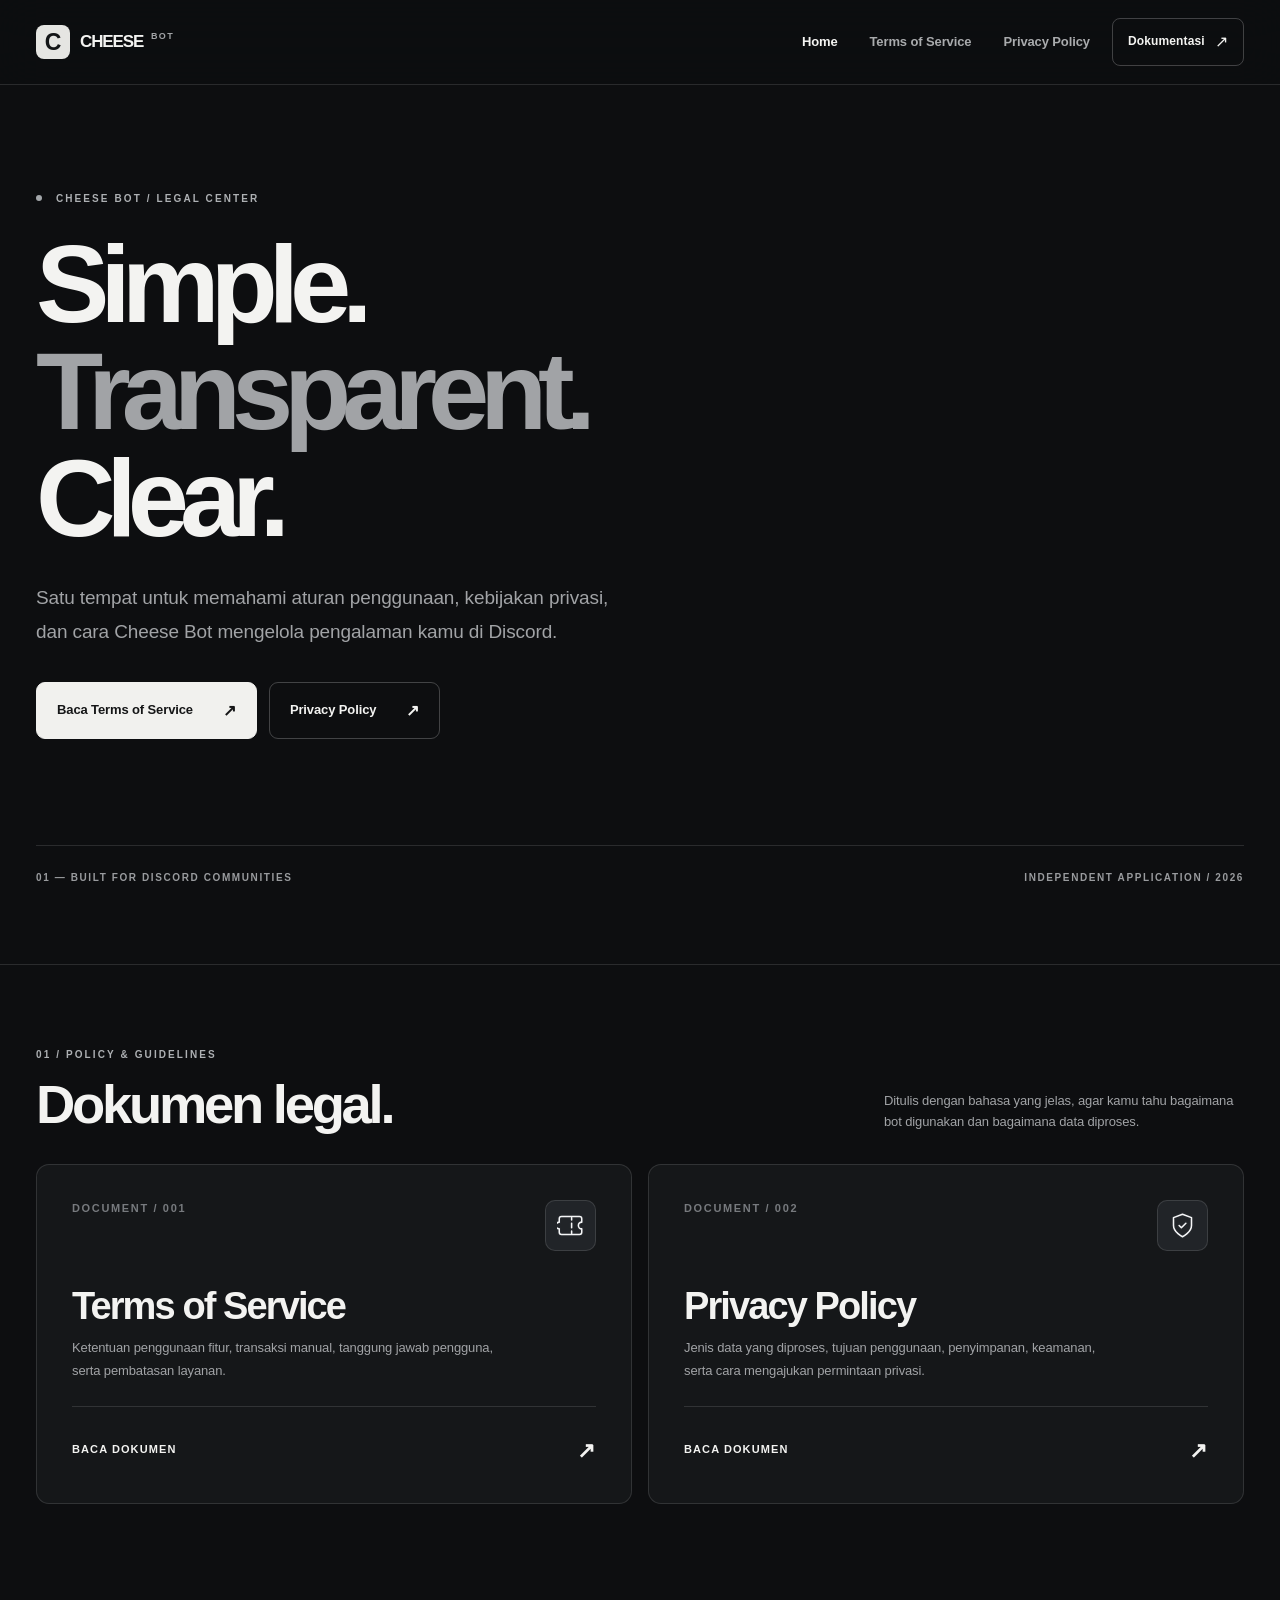
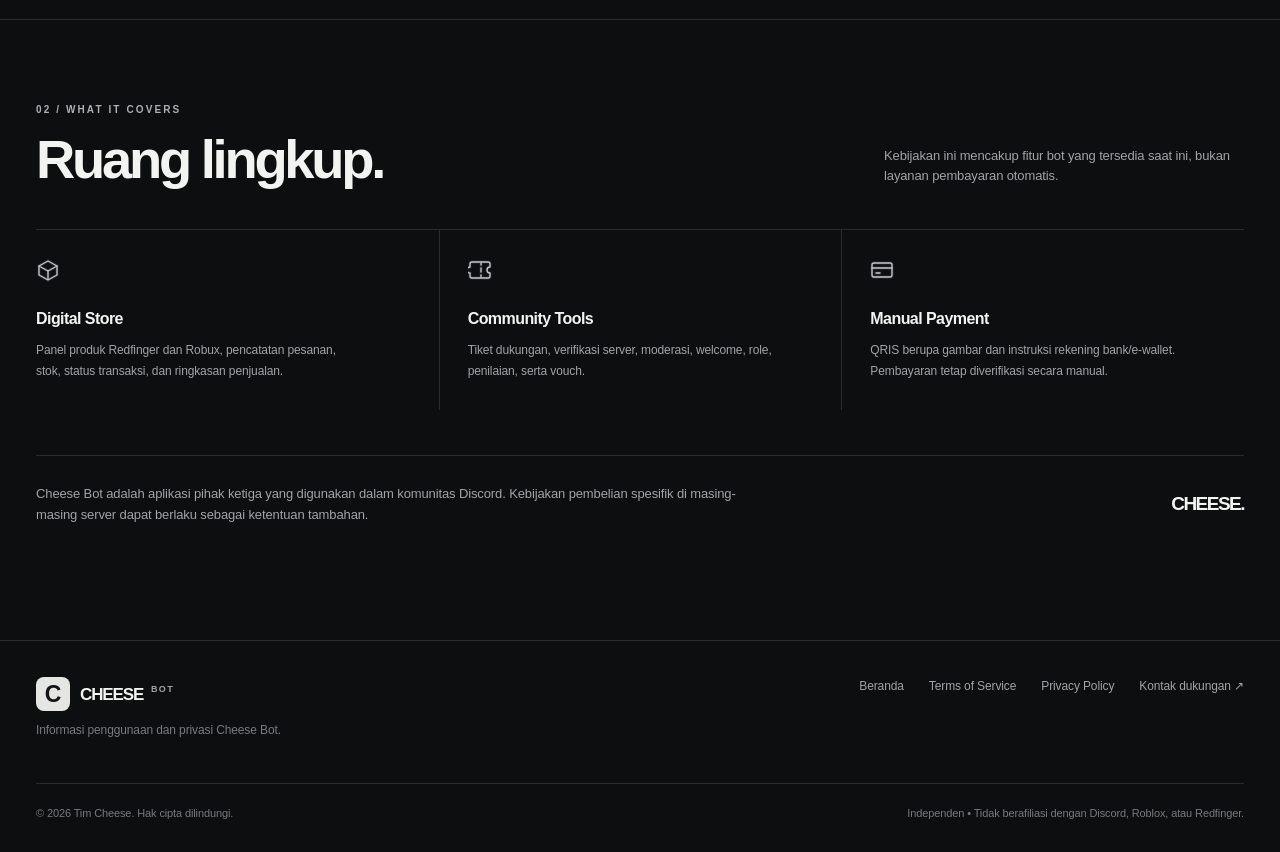
<file: index.html>
<!DOCTYPE html><html lang="id"><head>
<meta charset="utf-8"/><meta name="viewport" content="width=device-width, initial-scale=1"/>
<meta name="theme-color" content="#0d0e10"/><meta name="color-scheme" content="dark"/>
<meta name="description" content="Terms of Service dan Privacy Policy resmi untuk penggunaan Cheese Bot di Discord."/>
<meta property="og:type" content="website"/><meta property="og:title" content="Cheese Bot — Legal Center"/>
<meta property="og:description" content="Terms of Service dan Privacy Policy resmi untuk penggunaan Cheese Bot di Discord."/>
<meta property="og:locale" content="id_ID"/>
<title>Cheese Bot — Legal Center</title><link rel="icon" type="image/svg+xml" href="/assets/favicon.svg"/>
<link rel="stylesheet" href="/styles.css"/>
<script src="/site-config.js" defer></script><script src="/app.js" defer></script>
</head><body><header class="site-header" id="site-header">
      <div class="container header-inner">
        <a class="brand" href="/" aria-label="Cheese Bot, halaman utama"><span class="brand-symbol" aria-hidden="true">C</span><span>CHEESE <small>BOT</small></span></a>
        <nav id="main-navigation" class="nav" aria-label="Navigasi utama">
          <a class="active" href="/" aria-current="page">Home</a>
          <a class="" href="/terms" >Terms of Service</a>
          <a class="" href="/privacy" >Privacy Policy</a>
        </nav>
        <a class="header-cta" href="/terms">Dokumentasi <span class="arrow" aria-hidden="true">↗</span></a>
        <button class="mobile-nav-btn" type="button" id="mobile-nav-toggle" aria-label="Buka navigasi" aria-expanded="false" aria-controls="main-navigation"><svg viewBox="0 0 24 24" fill="none" stroke="currentColor" stroke-width="1.8" stroke-linecap="round"><path d="M4 7h16M4 12h16M4 17h16"/></svg></button>
      </div><div class="reading-progress" id="reading-progress" aria-hidden="true"></div>
    </header><main id="main-content">
 <div class="container home-hero">
  <div class="hero-head"><div class="eyebrow"><span class="eyebrow-dot"></span> CHEESE BOT / LEGAL CENTER</div>
   <h1 class="hero-title">Simple.<br><span class="outline">Transparent.</span><br>Clear.</h1>
   <p class="hero-sub">Satu tempat untuk memahami aturan penggunaan, kebijakan privasi, dan cara Cheese Bot mengelola pengalaman kamu di Discord.</p>
   <div class="hero-actions"><a class="button button-light" href="/terms">Baca Terms of Service <span class="arrow" aria-hidden="true">↗</span></a><a class="button button-ghost" href="/privacy">Privacy Policy <span class="arrow" aria-hidden="true">↗</span></a></div>
  </div><div class="hero-foot"><p>01 — Built for discord communities</p><p>Independent application / 2026</p></div>
 </div>
 <div class="topline"></div>
 <section class="section" aria-labelledby="legal-heading"><div class="container">
  <div class="section-header"><div><div class="eyebrow">01 / POLICY &amp; GUIDELINES</div><h2 id="legal-heading">Dokumen legal.</h2></div><p>Ditulis dengan bahasa yang jelas, agar kamu tahu bagaimana bot digunakan dan bagaimana data diproses.</p></div>
  <div class="doc-grid">
    <a class="doc-card" href="/terms"><div class="doc-card-top"><span class="doc-number">DOCUMENT / 001</span><span class="card-icon"><img src="/assets/ticket.svg" alt=""/></span></div><h3>Terms of Service</h3><p>Ketentuan penggunaan fitur, transaksi manual, tanggung jawab pengguna, serta pembatasan layanan.</p><div class="doc-card-bottom"><span>Baca dokumen</span><span class="arrow" aria-hidden="true">↗</span></div></a>
    <a class="doc-card" href="/privacy"><div class="doc-card-top"><span class="doc-number">DOCUMENT / 002</span><span class="card-icon"><img src="/assets/verify.svg" alt=""/></span></div><h3>Privacy Policy</h3><p>Jenis data yang diproses, tujuan penggunaan, penyimpanan, keamanan, serta cara mengajukan permintaan privasi.</p><div class="doc-card-bottom"><span>Baca dokumen</span><span class="arrow" aria-hidden="true">↗</span></div></a>
  </div></div></section>
 <section class="section feature-section" aria-labelledby="features-heading"><div class="container">
  <div class="section-header"><div><div class="eyebrow">02 / WHAT IT COVERS</div><h2 id="features-heading">Ruang lingkup.</h2></div><p>Kebijakan ini mencakup fitur bot yang tersedia saat ini, bukan layanan pembayaran otomatis.</p></div>
  <div class="features">
   <div class="feature"><img class="feature-icon" src="/assets/products.svg" alt=""/><h3>Digital Store</h3><p>Panel produk Redfinger dan Robux, pencatatan pesanan, stok, status transaksi, dan ringkasan penjualan.</p></div>
   <div class="feature"><img class="feature-icon" src="/assets/ticket.svg" alt=""/><h3>Community Tools</h3><p>Tiket dukungan, verifikasi server, moderasi, welcome, role, penilaian, serta vouch.</p></div>
   <div class="feature"><img class="feature-icon" src="/assets/payment.svg" alt=""/><h3>Manual Payment</h3><p>QRIS berupa gambar dan instruksi rekening bank/e-wallet. Pembayaran tetap diverifikasi secara manual.</p></div>
  </div><div class="statement"><p>Cheese Bot adalah aplikasi pihak ketiga yang digunakan dalam komunitas Discord. Kebijakan pembelian spesifik di masing-masing server dapat berlaku sebagai ketentuan tambahan.</p><div class="wordmark">CHEESE.</div></div>
 </div></section>
 </main><footer class="site-footer"><div class="container">
      <div class="footer-inner">
        <div class="footer-left"><a class="brand" href="/"><span class="brand-symbol" aria-hidden="true">C</span><span>CHEESE <small>BOT</small></span></a><span class="footer-desc">Informasi penggunaan dan privasi Cheese Bot.</span></div>
        <nav class="footer-menu" aria-label="Navigasi footer"><a href="/">Beranda</a><a href="/terms">Terms of Service</a><a href="/privacy">Privacy Policy</a><a data-contact-link hidden href="#">Kontak dukungan ↗</a></nav>
      </div><div class="footer-lower"><span>© <span id="year">2026</span> <span data-operator>Pengelola Cheese Bot</span>. Hak cipta dilindungi.</span><span>Independen • Tidak berafiliasi dengan Discord, Roblox, atau Redfinger.</span></div>
    </div></footer></body></html>
</file>
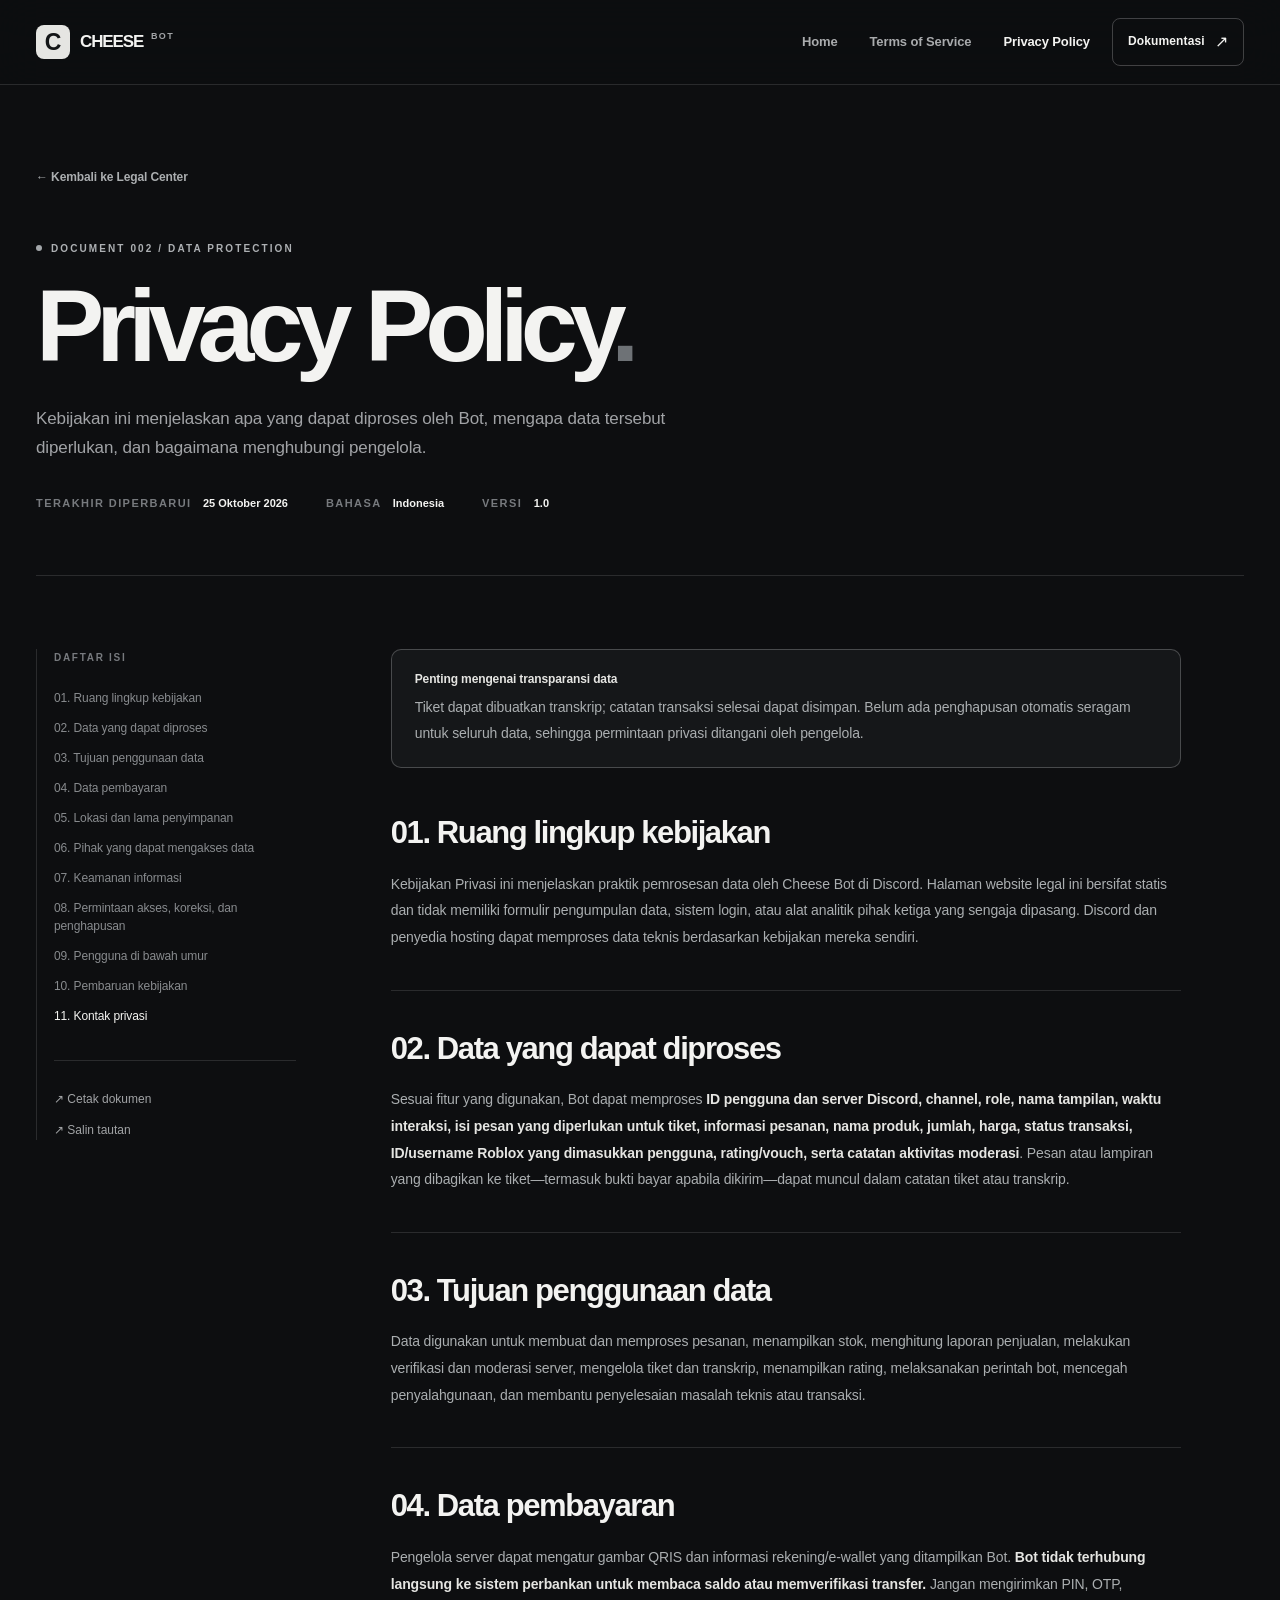
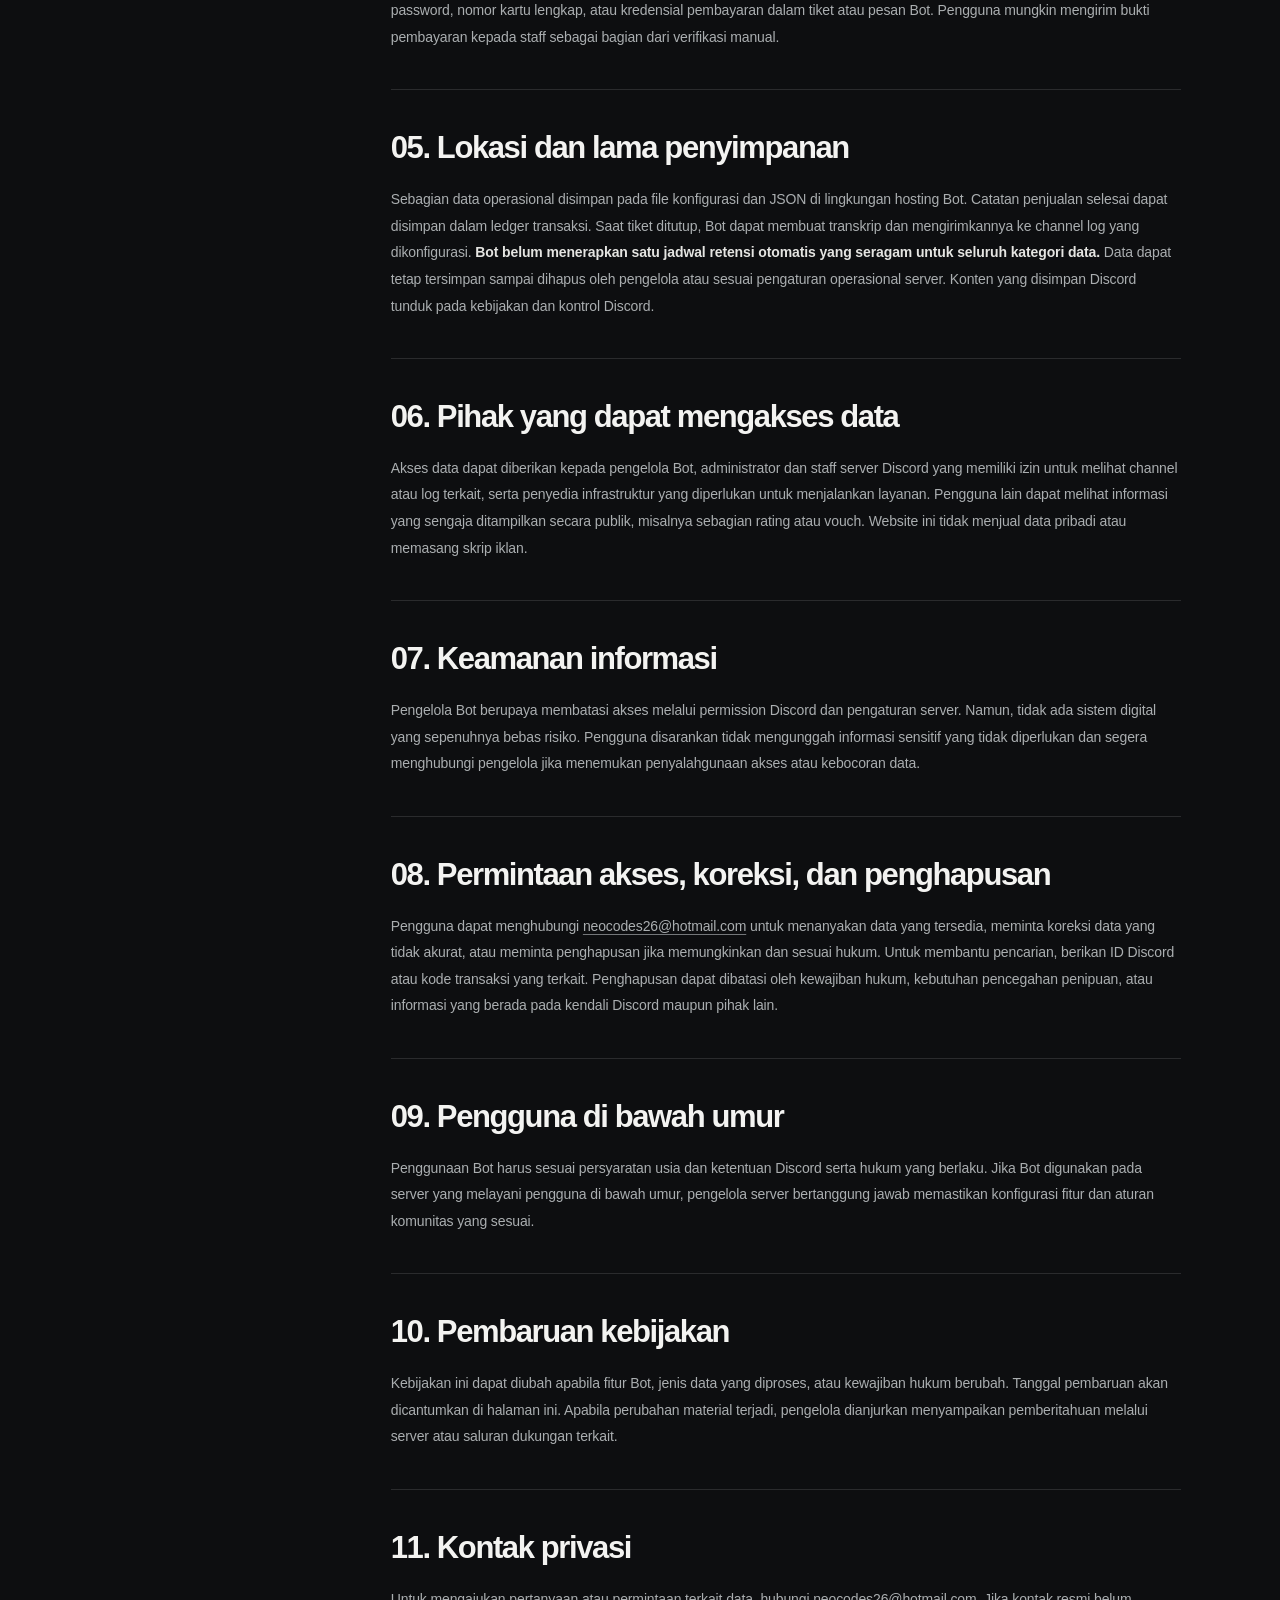
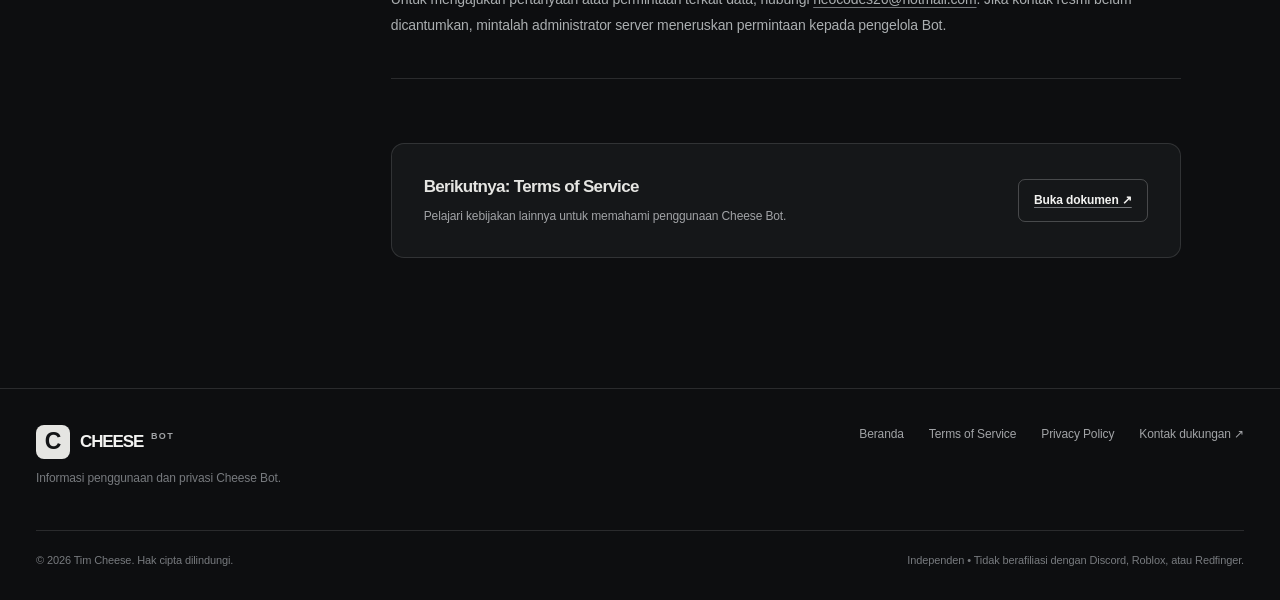
<file: privacy.html>
<!DOCTYPE html><html lang="id"><head>
<meta charset="utf-8"/><meta name="viewport" content="width=device-width, initial-scale=1"/>
<meta name="theme-color" content="#0d0e10"/><meta name="color-scheme" content="dark"/>
<meta name="description" content="Informasi mengenai jenis data, tujuan pemrosesan, penyimpanan, serta pilihan privasi saat menggunakan Cheese Bot."/>
<meta property="og:type" content="website"/><meta property="og:title" content="Privacy Policy — Cheese Bot"/>
<meta property="og:description" content="Informasi mengenai jenis data, tujuan pemrosesan, penyimpanan, serta pilihan privasi saat menggunakan Cheese Bot."/>
<meta property="og:locale" content="id_ID"/>
<title>Privacy Policy — Cheese Bot</title><link rel="icon" type="image/svg+xml" href="/assets/favicon.svg"/>
<link rel="stylesheet" href="/styles.css"/>
<script src="/site-config.js" defer></script><script src="/app.js" defer></script>
</head><body><header class="site-header" id="site-header">
      <div class="container header-inner">
        <a class="brand" href="/" aria-label="Cheese Bot, halaman utama"><span class="brand-symbol" aria-hidden="true">C</span><span>CHEESE <small>BOT</small></span></a>
        <nav id="main-navigation" class="nav" aria-label="Navigasi utama">
          <a class="" href="/" >Home</a>
          <a class="" href="/terms" >Terms of Service</a>
          <a class="active" href="/privacy" aria-current="page">Privacy Policy</a>
        </nav>
        <a class="header-cta" href="/terms">Dokumentasi <span class="arrow" aria-hidden="true">↗</span></a>
        <button class="mobile-nav-btn" type="button" id="mobile-nav-toggle" aria-label="Buka navigasi" aria-expanded="false" aria-controls="main-navigation"><svg viewBox="0 0 24 24" fill="none" stroke="currentColor" stroke-width="1.8" stroke-linecap="round"><path d="M4 7h16M4 12h16M4 17h16"/></svg></button>
      </div><div class="reading-progress" id="reading-progress" aria-hidden="true"></div>
    </header><main id="main-content">
      <div class="container doc-hero"><a class="doc-back" href="/">← Kembali ke Legal Center</a>
        <div class="eyebrow"><span class="eyebrow-dot"></span>DOCUMENT 002 / DATA PROTECTION</div>
        <h1 class="doc-page-title">Privacy Policy<span style="color:#6e7276">.</span></h1><p class="doc-page-desc">Kebijakan ini menjelaskan apa yang dapat diproses oleh Bot, mengapa data tersebut diperlukan, dan bagaimana menghubungi pengelola.</p>
        <div class="doc-meta"><span>Terakhir diperbarui <strong data-updated>25 Oktober 2026</strong></span><span>Bahasa <strong>Indonesia</strong></span><span>Versi <strong>1.0</strong></span></div>
      </div>
      <div class="container legal-layout">
       <aside class="toc" aria-label="Daftar isi"><div class="toc-title">DAFTAR ISI</div><nav class="toc-links" aria-label="Bagian dokumen"><a href="#cakupan">01. Ruang lingkup kebijakan</a>
<a href="#data">02. Data yang dapat diproses</a>
<a href="#tujuan">03. Tujuan penggunaan data</a>
<a href="#pembayaran">04. Data pembayaran</a>
<a href="#penyimpanan">05. Lokasi dan lama penyimpanan</a>
<a href="#akses">06. Pihak yang dapat mengakses data</a>
<a href="#keamanan">07. Keamanan informasi</a>
<a href="#hak">08. Permintaan akses, koreksi, dan penghapusan</a>
<a href="#anak">09. Pengguna di bawah umur</a>
<a href="#perubahan">10. Pembaruan kebijakan</a>
<a href="#kontak">11. Kontak privasi</a></nav>
        <div class="toc-bottom"><button id="print-page" type="button">↗ Cetak dokumen</button><button id="copy-link" type="button">↗ Salin tautan</button></div>
       </aside>
       <article class="legal-article"><div class="notice"><strong>Penting mengenai transparansi data</strong><p>Tiket dapat dibuatkan transkrip; catatan transaksi selesai dapat disimpan. Belum ada penghapusan otomatis seragam untuk seluruh data, sehingga permintaan privasi ditangani oleh pengelola.</p></div><section id="cakupan" aria-labelledby="title-cakupan"><h2 id="title-cakupan">01. Ruang lingkup kebijakan</h2><p>Kebijakan Privasi ini menjelaskan praktik pemrosesan data oleh Cheese Bot di Discord. Halaman website legal ini bersifat statis dan tidak memiliki formulir pengumpulan data, sistem login, atau alat analitik pihak ketiga yang sengaja dipasang. Discord dan penyedia hosting dapat memproses data teknis berdasarkan kebijakan mereka sendiri.</p></section>
<section id="data" aria-labelledby="title-data"><h2 id="title-data">02. Data yang dapat diproses</h2><p>Sesuai fitur yang digunakan, Bot dapat memproses <strong>ID pengguna dan server Discord, channel, role, nama tampilan, waktu interaksi, isi pesan yang diperlukan untuk tiket, informasi pesanan, nama produk, jumlah, harga, status transaksi, ID/username Roblox yang dimasukkan pengguna, rating/vouch, serta catatan aktivitas moderasi</strong>. Pesan atau lampiran yang dibagikan ke tiket—termasuk bukti bayar apabila dikirim—dapat muncul dalam catatan tiket atau transkrip.</p></section>
<section id="tujuan" aria-labelledby="title-tujuan"><h2 id="title-tujuan">03. Tujuan penggunaan data</h2><p>Data digunakan untuk membuat dan memproses pesanan, menampilkan stok, menghitung laporan penjualan, melakukan verifikasi dan moderasi server, mengelola tiket dan transkrip, menampilkan rating, melaksanakan perintah bot, mencegah penyalahgunaan, dan membantu penyelesaian masalah teknis atau transaksi.</p></section>
<section id="pembayaran" aria-labelledby="title-pembayaran"><h2 id="title-pembayaran">04. Data pembayaran</h2><p>Pengelola server dapat mengatur gambar QRIS dan informasi rekening/e-wallet yang ditampilkan Bot. <strong>Bot tidak terhubung langsung ke sistem perbankan untuk membaca saldo atau memverifikasi transfer.</strong> Jangan mengirimkan PIN, OTP, password, nomor kartu lengkap, atau kredensial pembayaran dalam tiket atau pesan Bot. Pengguna mungkin mengirim bukti pembayaran kepada staff sebagai bagian dari verifikasi manual.</p></section>
<section id="penyimpanan" aria-labelledby="title-penyimpanan"><h2 id="title-penyimpanan">05. Lokasi dan lama penyimpanan</h2><p>Sebagian data operasional disimpan pada file konfigurasi dan JSON di lingkungan hosting Bot. Catatan penjualan selesai dapat disimpan dalam ledger transaksi. Saat tiket ditutup, Bot dapat membuat transkrip dan mengirimkannya ke channel log yang dikonfigurasi. <strong>Bot belum menerapkan satu jadwal retensi otomatis yang seragam untuk seluruh kategori data.</strong> Data dapat tetap tersimpan sampai dihapus oleh pengelola atau sesuai pengaturan operasional server. Konten yang disimpan Discord tunduk pada kebijakan dan kontrol Discord.</p></section>
<section id="akses" aria-labelledby="title-akses"><h2 id="title-akses">06. Pihak yang dapat mengakses data</h2><p>Akses data dapat diberikan kepada pengelola Bot, administrator dan staff server Discord yang memiliki izin untuk melihat channel atau log terkait, serta penyedia infrastruktur yang diperlukan untuk menjalankan layanan. Pengguna lain dapat melihat informasi yang sengaja ditampilkan secara publik, misalnya sebagian rating atau vouch. Website ini tidak menjual data pribadi atau memasang skrip iklan.</p></section>
<section id="keamanan" aria-labelledby="title-keamanan"><h2 id="title-keamanan">07. Keamanan informasi</h2><p>Pengelola Bot berupaya membatasi akses melalui permission Discord dan pengaturan server. Namun, tidak ada sistem digital yang sepenuhnya bebas risiko. Pengguna disarankan tidak mengunggah informasi sensitif yang tidak diperlukan dan segera menghubungi pengelola jika menemukan penyalahgunaan akses atau kebocoran data.</p></section>
<section id="hak" aria-labelledby="title-hak"><h2 id="title-hak">08. Permintaan akses, koreksi, dan penghapusan</h2><p>Pengguna dapat menghubungi <span data-contact>admin server Discord tempat Bot digunakan</span> untuk menanyakan data yang tersedia, meminta koreksi data yang tidak akurat, atau meminta penghapusan jika memungkinkan dan sesuai hukum. Untuk membantu pencarian, berikan ID Discord atau kode transaksi yang terkait. Penghapusan dapat dibatasi oleh kewajiban hukum, kebutuhan pencegahan penipuan, atau informasi yang berada pada kendali Discord maupun pihak lain.</p></section>
<section id="anak" aria-labelledby="title-anak"><h2 id="title-anak">09. Pengguna di bawah umur</h2><p>Penggunaan Bot harus sesuai persyaratan usia dan ketentuan Discord serta hukum yang berlaku. Jika Bot digunakan pada server yang melayani pengguna di bawah umur, pengelola server bertanggung jawab memastikan konfigurasi fitur dan aturan komunitas yang sesuai.</p></section>
<section id="perubahan" aria-labelledby="title-perubahan"><h2 id="title-perubahan">10. Pembaruan kebijakan</h2><p>Kebijakan ini dapat diubah apabila fitur Bot, jenis data yang diproses, atau kewajiban hukum berubah. Tanggal pembaruan akan dicantumkan di halaman ini. Apabila perubahan material terjadi, pengelola dianjurkan menyampaikan pemberitahuan melalui server atau saluran dukungan terkait.</p></section>
<section id="kontak" aria-labelledby="title-kontak"><h2 id="title-kontak">11. Kontak privasi</h2><p>Untuk mengajukan pertanyaan atau permintaan terkait data, hubungi <span data-contact>admin server Discord tempat Bot digunakan</span>. Jika kontak resmi belum dicantumkan, mintalah administrator server meneruskan permintaan kepada pengelola Bot.</p></section>
        <div class="doc-bottom-cta"><div><strong>Berikutnya: Terms of Service</strong><p>Pelajari kebijakan lainnya untuk memahami penggunaan Cheese Bot.</p></div><a href="/terms">Buka dokumen ↗</a></div>
       </article>
      </div>
    </main><footer class="site-footer"><div class="container">
      <div class="footer-inner">
        <div class="footer-left"><a class="brand" href="/"><span class="brand-symbol" aria-hidden="true">C</span><span>CHEESE <small>BOT</small></span></a><span class="footer-desc">Informasi penggunaan dan privasi Cheese Bot.</span></div>
        <nav class="footer-menu" aria-label="Navigasi footer"><a href="/">Beranda</a><a href="/terms">Terms of Service</a><a href="/privacy">Privacy Policy</a><a data-contact-link hidden href="#">Kontak dukungan ↗</a></nav>
      </div><div class="footer-lower"><span>© <span id="year">2026</span> <span data-operator>Pengelola Cheese Bot</span>. Hak cipta dilindungi.</span><span>Independen • Tidak berafiliasi dengan Discord, Roblox, atau Redfinger.</span></div>
    </div></footer></body></html>
</file>
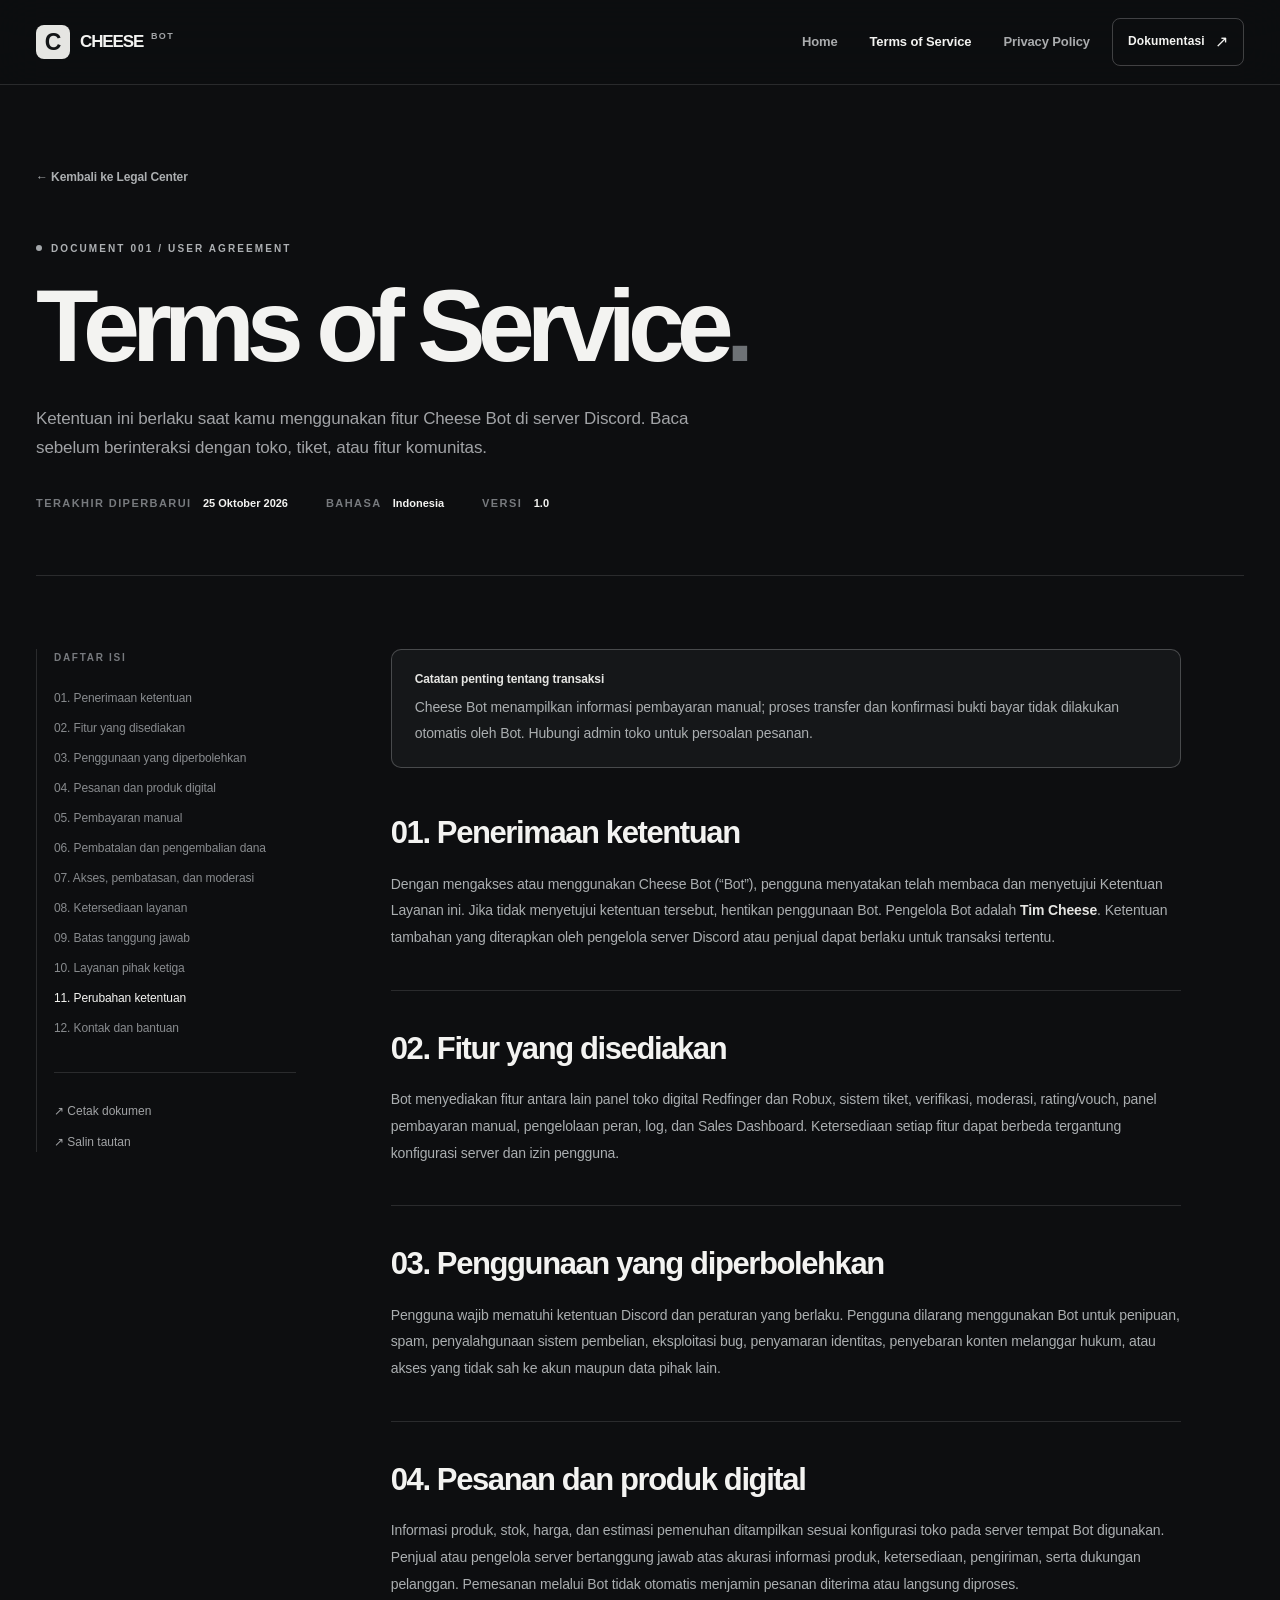
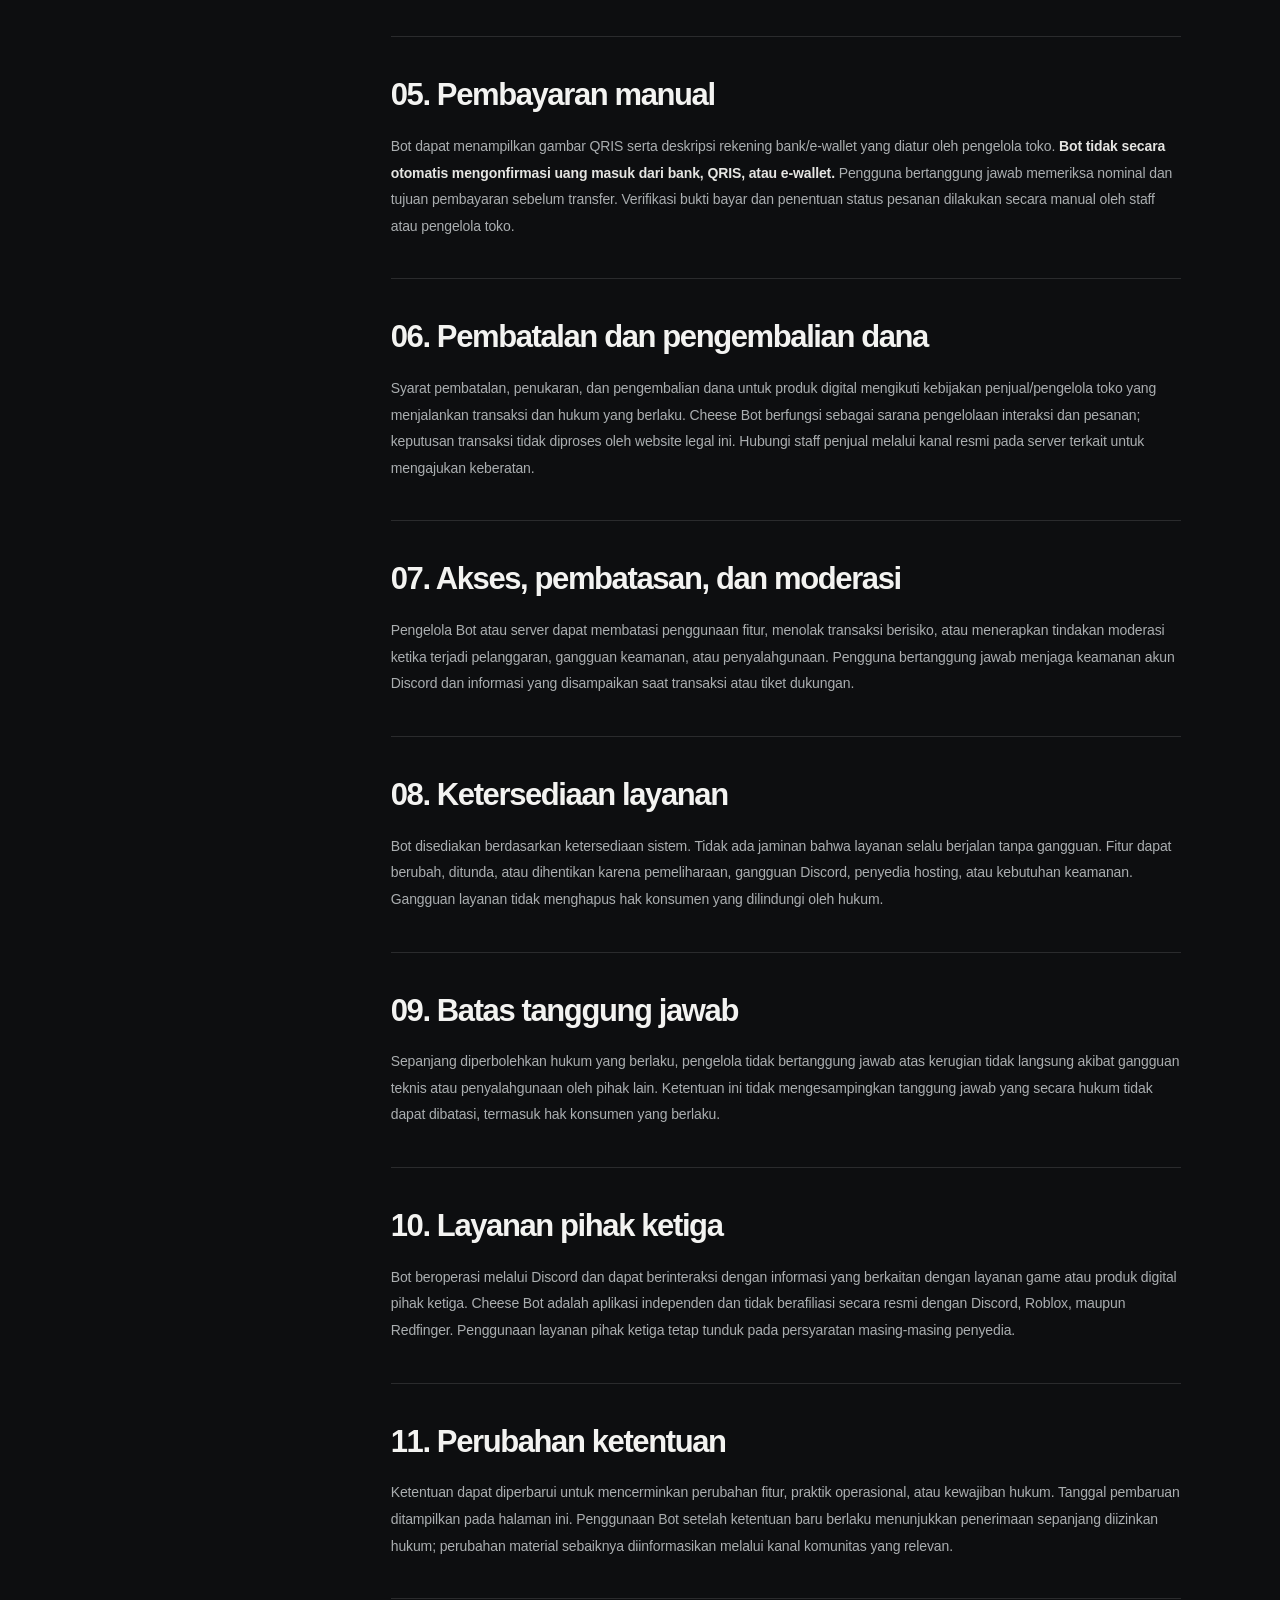
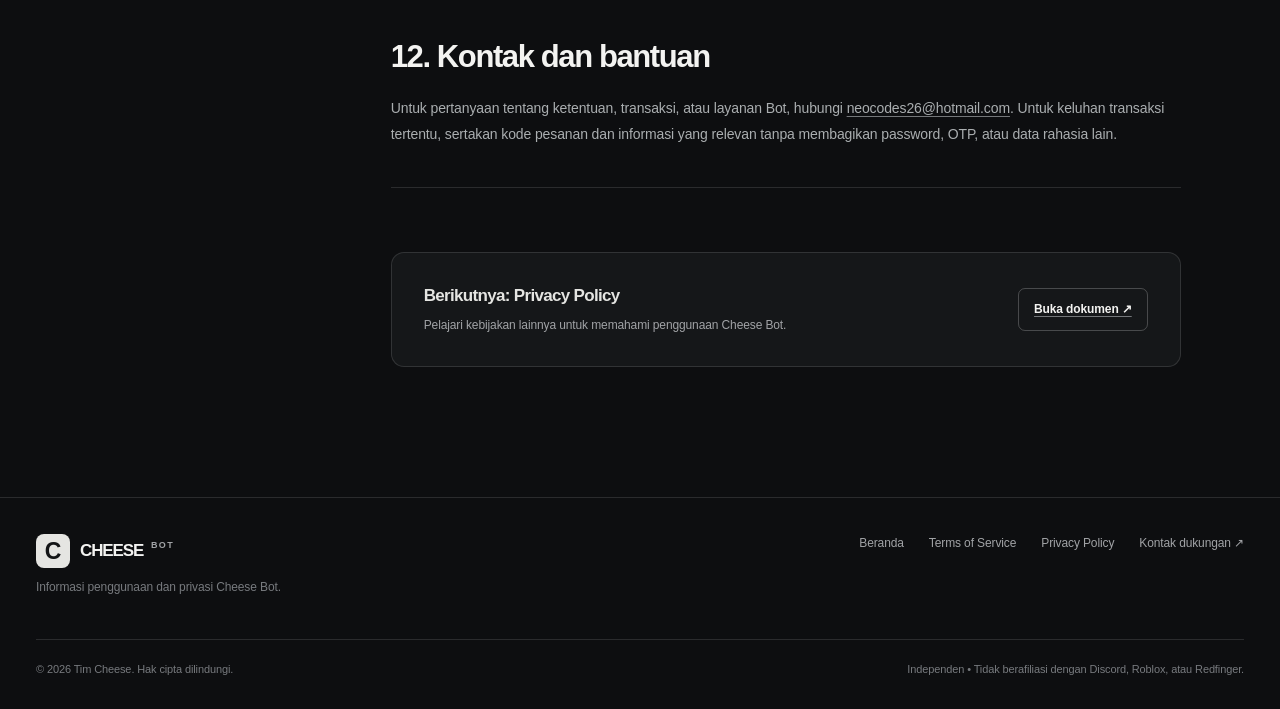
<file: terms.html>
<!DOCTYPE html><html lang="id"><head>
<meta charset="utf-8"/><meta name="viewport" content="width=device-width, initial-scale=1"/>
<meta name="theme-color" content="#0d0e10"/><meta name="color-scheme" content="dark"/>
<meta name="description" content="Ketentuan yang mengatur akses, penggunaan fitur, dan aktivitas transaksi melalui Cheese Bot di Discord."/>
<meta property="og:type" content="website"/><meta property="og:title" content="Terms of Service — Cheese Bot"/>
<meta property="og:description" content="Ketentuan yang mengatur akses, penggunaan fitur, dan aktivitas transaksi melalui Cheese Bot di Discord."/>
<meta property="og:locale" content="id_ID"/>
<title>Terms of Service — Cheese Bot</title><link rel="icon" type="image/svg+xml" href="/assets/favicon.svg"/>
<link rel="stylesheet" href="/styles.css"/>
<script src="/site-config.js" defer></script><script src="/app.js" defer></script>
</head><body><header class="site-header" id="site-header">
      <div class="container header-inner">
        <a class="brand" href="/" aria-label="Cheese Bot, halaman utama"><span class="brand-symbol" aria-hidden="true">C</span><span>CHEESE <small>BOT</small></span></a>
        <nav id="main-navigation" class="nav" aria-label="Navigasi utama">
          <a class="" href="/" >Home</a>
          <a class="active" href="/terms" aria-current="page">Terms of Service</a>
          <a class="" href="/privacy" >Privacy Policy</a>
        </nav>
        <a class="header-cta" href="/terms">Dokumentasi <span class="arrow" aria-hidden="true">↗</span></a>
        <button class="mobile-nav-btn" type="button" id="mobile-nav-toggle" aria-label="Buka navigasi" aria-expanded="false" aria-controls="main-navigation"><svg viewBox="0 0 24 24" fill="none" stroke="currentColor" stroke-width="1.8" stroke-linecap="round"><path d="M4 7h16M4 12h16M4 17h16"/></svg></button>
      </div><div class="reading-progress" id="reading-progress" aria-hidden="true"></div>
    </header><main id="main-content">
      <div class="container doc-hero"><a class="doc-back" href="/">← Kembali ke Legal Center</a>
        <div class="eyebrow"><span class="eyebrow-dot"></span>DOCUMENT 001 / USER AGREEMENT</div>
        <h1 class="doc-page-title">Terms of Service<span style="color:#6e7276">.</span></h1><p class="doc-page-desc">Ketentuan ini berlaku saat kamu menggunakan fitur Cheese Bot di server Discord. Baca sebelum berinteraksi dengan toko, tiket, atau fitur komunitas.</p>
        <div class="doc-meta"><span>Terakhir diperbarui <strong data-updated>25 Oktober 2026</strong></span><span>Bahasa <strong>Indonesia</strong></span><span>Versi <strong>1.0</strong></span></div>
      </div>
      <div class="container legal-layout">
       <aside class="toc" aria-label="Daftar isi"><div class="toc-title">DAFTAR ISI</div><nav class="toc-links" aria-label="Bagian dokumen"><a href="#pendahuluan">01. Penerimaan ketentuan</a>
<a href="#fitur">02. Fitur yang disediakan</a>
<a href="#penggunaan">03. Penggunaan yang diperbolehkan</a>
<a href="#pesanan">04. Pesanan dan produk digital</a>
<a href="#pembayaran">05. Pembayaran manual</a>
<a href="#pengembalian">06. Pembatalan dan pengembalian dana</a>
<a href="#akses">07. Akses, pembatasan, dan moderasi</a>
<a href="#ketersediaan">08. Ketersediaan layanan</a>
<a href="#tanggung-jawab">09. Batas tanggung jawab</a>
<a href="#pihak-ketiga">10. Layanan pihak ketiga</a>
<a href="#perubahan">11. Perubahan ketentuan</a>
<a href="#kontak">12. Kontak dan bantuan</a></nav>
        <div class="toc-bottom"><button id="print-page" type="button">↗ Cetak dokumen</button><button id="copy-link" type="button">↗ Salin tautan</button></div>
       </aside>
       <article class="legal-article"><div class="notice"><strong>Catatan penting tentang transaksi</strong><p>Cheese Bot menampilkan informasi pembayaran manual; proses transfer dan konfirmasi bukti bayar tidak dilakukan otomatis oleh Bot. Hubungi admin toko untuk persoalan pesanan.</p></div><section id="pendahuluan" aria-labelledby="title-pendahuluan"><h2 id="title-pendahuluan">01. Penerimaan ketentuan</h2><p>Dengan mengakses atau menggunakan Cheese Bot (“Bot”), pengguna menyatakan telah membaca dan menyetujui Ketentuan Layanan ini. Jika tidak menyetujui ketentuan tersebut, hentikan penggunaan Bot. Pengelola Bot adalah <strong data-operator>Pengelola Cheese Bot</strong>. Ketentuan tambahan yang diterapkan oleh pengelola server Discord atau penjual dapat berlaku untuk transaksi tertentu.</p></section>
<section id="fitur" aria-labelledby="title-fitur"><h2 id="title-fitur">02. Fitur yang disediakan</h2><p>Bot menyediakan fitur antara lain panel toko digital Redfinger dan Robux, sistem tiket, verifikasi, moderasi, rating/vouch, panel pembayaran manual, pengelolaan peran, log, dan Sales Dashboard. Ketersediaan setiap fitur dapat berbeda tergantung konfigurasi server dan izin pengguna.</p></section>
<section id="penggunaan" aria-labelledby="title-penggunaan"><h2 id="title-penggunaan">03. Penggunaan yang diperbolehkan</h2><p>Pengguna wajib mematuhi ketentuan Discord dan peraturan yang berlaku. Pengguna dilarang menggunakan Bot untuk penipuan, spam, penyalahgunaan sistem pembelian, eksploitasi bug, penyamaran identitas, penyebaran konten melanggar hukum, atau akses yang tidak sah ke akun maupun data pihak lain.</p></section>
<section id="pesanan" aria-labelledby="title-pesanan"><h2 id="title-pesanan">04. Pesanan dan produk digital</h2><p>Informasi produk, stok, harga, dan estimasi pemenuhan ditampilkan sesuai konfigurasi toko pada server tempat Bot digunakan. Penjual atau pengelola server bertanggung jawab atas akurasi informasi produk, ketersediaan, pengiriman, serta dukungan pelanggan. Pemesanan melalui Bot tidak otomatis menjamin pesanan diterima atau langsung diproses.</p></section>
<section id="pembayaran" aria-labelledby="title-pembayaran"><h2 id="title-pembayaran">05. Pembayaran manual</h2><p>Bot dapat menampilkan gambar QRIS serta deskripsi rekening bank/e-wallet yang diatur oleh pengelola toko. <strong>Bot tidak secara otomatis mengonfirmasi uang masuk dari bank, QRIS, atau e-wallet.</strong> Pengguna bertanggung jawab memeriksa nominal dan tujuan pembayaran sebelum transfer. Verifikasi bukti bayar dan penentuan status pesanan dilakukan secara manual oleh staff atau pengelola toko.</p></section>
<section id="pengembalian" aria-labelledby="title-pengembalian"><h2 id="title-pengembalian">06. Pembatalan dan pengembalian dana</h2><p>Syarat pembatalan, penukaran, dan pengembalian dana untuk produk digital mengikuti kebijakan penjual/pengelola toko yang menjalankan transaksi dan hukum yang berlaku. Cheese Bot berfungsi sebagai sarana pengelolaan interaksi dan pesanan; keputusan transaksi tidak diproses oleh website legal ini. Hubungi staff penjual melalui kanal resmi pada server terkait untuk mengajukan keberatan.</p></section>
<section id="akses" aria-labelledby="title-akses"><h2 id="title-akses">07. Akses, pembatasan, dan moderasi</h2><p>Pengelola Bot atau server dapat membatasi penggunaan fitur, menolak transaksi berisiko, atau menerapkan tindakan moderasi ketika terjadi pelanggaran, gangguan keamanan, atau penyalahgunaan. Pengguna bertanggung jawab menjaga keamanan akun Discord dan informasi yang disampaikan saat transaksi atau tiket dukungan.</p></section>
<section id="ketersediaan" aria-labelledby="title-ketersediaan"><h2 id="title-ketersediaan">08. Ketersediaan layanan</h2><p>Bot disediakan berdasarkan ketersediaan sistem. Tidak ada jaminan bahwa layanan selalu berjalan tanpa gangguan. Fitur dapat berubah, ditunda, atau dihentikan karena pemeliharaan, gangguan Discord, penyedia hosting, atau kebutuhan keamanan. Gangguan layanan tidak menghapus hak konsumen yang dilindungi oleh hukum.</p></section>
<section id="tanggung-jawab" aria-labelledby="title-tanggung-jawab"><h2 id="title-tanggung-jawab">09. Batas tanggung jawab</h2><p>Sepanjang diperbolehkan hukum yang berlaku, pengelola tidak bertanggung jawab atas kerugian tidak langsung akibat gangguan teknis atau penyalahgunaan oleh pihak lain. Ketentuan ini tidak mengesampingkan tanggung jawab yang secara hukum tidak dapat dibatasi, termasuk hak konsumen yang berlaku.</p></section>
<section id="pihak-ketiga" aria-labelledby="title-pihak-ketiga"><h2 id="title-pihak-ketiga">10. Layanan pihak ketiga</h2><p>Bot beroperasi melalui Discord dan dapat berinteraksi dengan informasi yang berkaitan dengan layanan game atau produk digital pihak ketiga. Cheese Bot adalah aplikasi independen dan tidak berafiliasi secara resmi dengan Discord, Roblox, maupun Redfinger. Penggunaan layanan pihak ketiga tetap tunduk pada persyaratan masing-masing penyedia.</p></section>
<section id="perubahan" aria-labelledby="title-perubahan"><h2 id="title-perubahan">11. Perubahan ketentuan</h2><p>Ketentuan dapat diperbarui untuk mencerminkan perubahan fitur, praktik operasional, atau kewajiban hukum. Tanggal pembaruan ditampilkan pada halaman ini. Penggunaan Bot setelah ketentuan baru berlaku menunjukkan penerimaan sepanjang diizinkan hukum; perubahan material sebaiknya diinformasikan melalui kanal komunitas yang relevan.</p></section>
<section id="kontak" aria-labelledby="title-kontak"><h2 id="title-kontak">12. Kontak dan bantuan</h2><p>Untuk pertanyaan tentang ketentuan, transaksi, atau layanan Bot, hubungi <span data-contact>admin server Discord tempat Bot digunakan</span>. Untuk keluhan transaksi tertentu, sertakan kode pesanan dan informasi yang relevan tanpa membagikan password, OTP, atau data rahasia lain.</p></section>
        <div class="doc-bottom-cta"><div><strong>Berikutnya: Privacy Policy</strong><p>Pelajari kebijakan lainnya untuk memahami penggunaan Cheese Bot.</p></div><a href="/privacy">Buka dokumen ↗</a></div>
       </article>
      </div>
    </main><footer class="site-footer"><div class="container">
      <div class="footer-inner">
        <div class="footer-left"><a class="brand" href="/"><span class="brand-symbol" aria-hidden="true">C</span><span>CHEESE <small>BOT</small></span></a><span class="footer-desc">Informasi penggunaan dan privasi Cheese Bot.</span></div>
        <nav class="footer-menu" aria-label="Navigasi footer"><a href="/">Beranda</a><a href="/terms">Terms of Service</a><a href="/privacy">Privacy Policy</a><a data-contact-link hidden href="#">Kontak dukungan ↗</a></nav>
      </div><div class="footer-lower"><span>© <span id="year">2026</span> <span data-operator>Pengelola Cheese Bot</span>. Hak cipta dilindungi.</span><span>Independen • Tidak berafiliasi dengan Discord, Roblox, atau Redfinger.</span></div>
    </div></footer></body></html>
</file>
<file: styles.css>
:root {
  --bg: #0d0e10;
  --bg2: #111315;
  --panel: #151719;
  --panelHover: #1b1e21;
  --text: #f3f3f1;
  --muted: #a1a3a6;
  --subtle: #777a7e;
  --line: rgba(255,255,255,.12);
  --lineStrong: rgba(255,255,255,.22);
  --white: #f1f1ee;
  --max: 1240px;
  color-scheme: dark;
}
*, *::before, *::after { box-sizing: border-box; }
html { scroll-behavior: smooth; scroll-padding-top: 104px; }
body { margin: 0; background: var(--bg); color: var(--text); font-family: Inter, -apple-system, BlinkMacSystemFont, "Segoe UI", Arial, sans-serif; line-height: 1.6; font-size: 15px; letter-spacing: -.008em; }
a { color: inherit; text-decoration: none; }
button { font: inherit; }
button, a { -webkit-tap-highlight-color: transparent; }
a:focus-visible, button:focus-visible { outline: 2px solid #fff; outline-offset: 4px; border-radius: 3px; }
::selection { background: #ededeb; color: #101113; }
.container { width: min(calc(100% - 72px), var(--max)); margin: 0 auto; }
.topline { height: 1px; background: var(--line); }
.site-header { position: sticky; z-index: 50; top: 0; background: rgba(13,14,16,.92); backdrop-filter: blur(22px); border-bottom: 1px solid var(--line); }
.header-inner { height: 84px; display: flex; align-items: center; justify-content: space-between; gap: 22px; }
.brand { display: inline-flex; align-items: center; gap: 10px; font-size: 17px; letter-spacing: -.065em; font-weight: 800; white-space: nowrap; }
.brand-symbol { display: grid; place-items: center; width: 34px; height: 34px; background: #e5e5e2; border-radius: 8px; color: #131517; font-size: 23px; font-weight: 900; line-height: 1; letter-spacing: -.14em; padding-right: 3px; }
.brand span small { letter-spacing: .16em; display: inline-block; font-size: 9px; line-height: 1; font-weight: 750; margin-left: 4px; color: var(--muted); vertical-align: top; padding-top: 4px; }
.nav { display: flex; align-items: center; gap: 32px; margin-left: auto; }
.nav a { color: #a9abad; font-size: 13px; font-weight: 550; transition: color .2s; }
.nav a:hover, .nav a.active { color: var(--text); }
.header-cta { border: 1px solid var(--lineStrong); padding: 10px 15px; border-radius: 8px; display: inline-flex; align-items: center; gap: 10px; font-size: 12px; font-weight: 700; letter-spacing: .012em; transition: background .2s, border .2s; }
.header-cta:hover { background: #222427; border-color: rgba(255,255,255,.32); }
.header-cta .arrow { font-size: 16px; font-weight: 400; }
.mobile-nav-btn { display: none; border: 1px solid var(--line); padding: 9px; width: 38px; height: 38px; border-radius: 8px; background: transparent; color: var(--text); cursor: pointer; }
.mobile-nav-btn svg { width: 20px; height: 20px; }
.eyebrow { text-transform: uppercase; font-size: 10px; letter-spacing: .21em; font-weight: 750; color: #adb0b3; }
.eyebrow-dot { display: inline-block; width: 6px; height: 6px; background: #a3a7aa; border-radius: 50%; margin-right: 9px; vertical-align: 1px; }
.home-hero { padding: 106px 0 78px; }
.hero-head { max-width: 950px; }
.hero-title { font-size: clamp(64px, 8.6vw, 132px); font-weight: 750; line-height: .97; letter-spacing: -.083em; margin: 24px 0 30px; }
.hero-title .outline { color: var(--muted); }
.hero-sub { max-width: 580px; color: var(--muted); font-size: clamp(16px, 1.55vw, 19px); line-height: 1.75; }
.hero-actions { display: flex; flex-wrap: wrap; align-items: center; gap: 12px; margin-top: 34px; }
.button { border-radius: 9px; padding: 15px 20px; display: inline-flex; align-items: center; justify-content: space-between; gap: 30px; font-size: 13px; font-weight: 750; transition: transform .2s, background .2s, border-color .2s; border: 1px solid var(--lineStrong); cursor: pointer; }
.button:hover { transform: translateY(-2px); }
.button-light { background: var(--white); color: #151617; border-color: var(--white); }
.button-light:hover { background: #d6d7d5; }
.button-ghost { background: transparent; color: var(--text); }
.button-ghost:hover { border-color: #74777a; background: var(--panel); }
.button .arrow { font-size: 16px; }
.hero-foot { display: flex; justify-content: space-between; gap: 20px; border-top: 1px solid var(--line); margin-top: 106px; padding-top: 24px; }
.hero-foot p { margin: 0; font-size: 10px; text-transform: uppercase; letter-spacing: .16em; color: #999b9e; font-weight: 600; }
.hero-foot p:last-child { text-align: right; }
.section { padding: 82px 0 115px; }
.section-header { display: flex; align-items: end; justify-content: space-between; gap: 28px; margin-bottom: 31px; }
.section-header h2 { font-size: clamp(35px, 4.25vw, 59px); line-height: 1; font-weight: 690; letter-spacing: -.06em; margin: 15px 0 0; }
.section-header p { margin: 0; color: var(--muted); max-width: 360px; font-size: 13px; }
.doc-grid { display: grid; grid-template-columns: repeat(2, minmax(0,1fr)); gap: 16px; }
.doc-card { min-height: 340px; border: 1px solid var(--line); border-radius: 13px; background: var(--panel); display: flex; flex-direction: column; padding: 35px; overflow: hidden; transition: background .2s, border-color .2s, transform .2s; }
.doc-card:hover { background: var(--panelHover); border-color: rgba(255,255,255,.28); transform: translateY(-3px); }
.doc-card-top { display:flex;justify-content:space-between;align-items:flex-start; gap: 20px; }
.doc-number { font-size: 11px; color: var(--subtle); font-weight: 650; letter-spacing: .15em; }
.card-icon { display: grid; place-items: center; width: 51px; height: 51px; border: 1px solid var(--line); background: #212428; border-radius: 10px; }
.card-icon img { width: 27px; height: 27px; }
.doc-card h3 { margin: auto 0 10px; font-size: clamp(27px, 3vw, 38px); letter-spacing: -.05em; line-height: 1.1; }
.doc-card p { margin: 0; font-size: 13px; color: var(--muted); line-height: 1.7; max-width: 430px; }
.doc-card-bottom { padding-top: 26px; margin-top: 24px; border-top: 1px solid var(--line); display: flex; align-items: center; justify-content: space-between; font-size: 11px; font-weight: 720; text-transform: uppercase; letter-spacing: .1em; }
.doc-card-bottom .arrow { font-size: 22px; }
.feature-section { border-top: 1px solid var(--line); }
.features { display: grid; grid-template-columns: repeat(3,1fr); gap: 0; border-top: 1px solid var(--line); margin-top: 42px; }
.feature { padding: 28px 28px 28px 0; }
.feature + .feature { border-left: 1px solid var(--line); padding-left: 28px; }
.feature-icon { width: 24px; height: 24px; opacity: .8; }
.feature h3 { margin: 17px 0 8px; font-size: 16px; letter-spacing: -.035em; font-weight: 650; }
.feature p { margin: 0; font-size: 12px; color: var(--muted); line-height: 1.75; max-width: 320px; }
.statement { margin: 45px 0 0; padding: 28px 0 0; border-top: 1px solid var(--line); display: flex; justify-content: space-between; gap: 20px; align-items: center; }
.statement p { font-size: 13px; color: var(--muted); max-width: 700px; margin: 0; }
.statement .wordmark { font-size: 19px; letter-spacing: -.08em; font-weight: 750; white-space: nowrap; }
.site-footer { border-top: 1px solid var(--line); padding: 36px 0 30px; }
.footer-inner { display:flex; justify-content:space-between; gap: 24px; align-items:flex-start; }
.footer-left { display: flex; flex-direction: column; gap: 10px; }
.footer-desc, .footer-note { font-size: 12px; color: var(--subtle); }
.footer-menu { display: flex; gap: 25px; flex-wrap:wrap; }
.footer-menu a { font-size: 12px; color: var(--muted); }
.footer-menu a:hover { color: var(--text); }
.footer-lower { display: flex; justify-content: space-between; gap:15px; border-top: 1px solid var(--line); padding-top: 21px; margin-top: 42px; font-size:11px; color: var(--subtle); }
/* Legal document layouts */
.doc-hero { padding: 79px 0 62px; border-bottom: 1px solid var(--line); }
.doc-back { color: #abaeb0; font-size: 12px; font-weight: 600; display: inline-flex; align-items: center; gap: 12px; margin-bottom: 54px; }
.doc-back:hover { color: var(--text); }
.doc-page-title { font-size: clamp(50px, 8vw, 105px); letter-spacing: -.078em; line-height: 1; margin: 18px 0 26px; font-weight: 740; }
.doc-page-desc { font-size: 17px; color: var(--muted); max-width: 660px; line-height: 1.75; margin: 0 0 32px; }
.doc-meta { display: flex; flex-wrap: wrap; gap: 12px 38px; }
.doc-meta span { color: var(--subtle); font-size: 11px; font-weight: 650; text-transform: uppercase; letter-spacing: .13em; }
.doc-meta strong { color: var(--text); font-size: 11px; font-weight: 650; letter-spacing: 0; text-transform: none; margin-left: 7px; }
.legal-layout { display: grid; grid-template-columns: 260px minmax(0,1fr); gap: clamp(44px,7.4vw,114px); padding: 73px 0 130px; align-items: start; }
.toc { position: sticky; top: 120px; border-left: 1px solid var(--line); padding-left: 17px; }
.toc-title { font-size: 10px; color: var(--subtle); letter-spacing: .17em; text-transform: uppercase; font-weight: 720; margin: 1px 0 23px; }
.toc-links { display: grid; gap: 12px; }
.toc-links a { display: block; color: #888b8e; font-size: 12px; line-height: 1.5; transition: color .15s; }
.toc-links a:hover, .toc-links a.current { color: #f5f5f2; }
.toc-bottom { padding-top: 29px; margin-top: 35px; border-top: 1px solid var(--line); display:grid; gap: 12px; }
.toc-bottom button, .toc-bottom a { display: inline-flex; gap: 8px; border: 0; padding: 0; text-align:left; background: transparent; color: #a1a3a5; font-size: 12px; cursor: pointer; }
.toc-bottom button:hover, .toc-bottom a:hover { color: white; }
.legal-article { max-width: 790px; }
.notice { padding: 20px 23px; border: 1px solid var(--lineStrong); border-radius: 10px; margin: 0 0 46px; background: #151719; }
.notice strong { display: block; margin-bottom: 5px; font-size: 12px; color: var(--text); }
.notice p { margin: 0; font-size: 12px; line-height: 1.75; color: #a8aaad; }
.notice a, .legal-article a { text-decoration: underline; text-underline-offset: 3px; text-decoration-color: #74777a; }
.legal-article section { padding: 0 0 39px; margin: 0 0 39px; border-bottom: 1px solid var(--line); scroll-margin-top: 116px; }
.legal-article section:last-child { border-bottom: 0; padding-bottom:0; margin-bottom: 0; }
.legal-article h2 { font-weight: 670; font-size: clamp(24px,2.65vw,31px); letter-spacing: -.045em; line-height: 1.25; margin: 0 0 18px; }
.legal-article p { color: #aaaeb0; line-height: 1.9; font-size: 14px; margin: 0 0 15px; }
.legal-article p:last-child { margin-bottom: 0; }
.legal-article ul { color: #aaaeb0; padding-left: 19px; line-height: 1.85; margin: 10px 0 17px; }
.legal-article li { padding-left: 5px; margin: 7px 0; font-size: 14px; }
.legal-article strong { font-weight: 640; color: #e5e5e2; }
.legal-article .small-caption { color:var(--subtle);font-size:12px; }
.doc-bottom-cta { background: #151719; border: 1px solid var(--line); border-radius: 13px; padding: 29px 32px; display: flex; justify-content: space-between; align-items: center; gap: 20px; margin-top: 64px; }
.doc-bottom-cta p { margin: 5px 0 0; color: var(--muted); font-size: 12px; }
.doc-bottom-cta strong { font-size: 17px; letter-spacing: -.04em; }
.doc-bottom-cta a { border: 1px solid var(--lineStrong); border-radius: 7px; padding: 11px 15px; font-size: 12px; font-weight: 700; white-space: nowrap; }
.doc-bottom-cta a:hover { background: #27292c; }
.reading-progress { height: 2px; background: var(--white); position: absolute; left: 0; bottom:-1px; width: 0; pointer-events: none; transition: width .1s linear; }
.config-reminder { border-top: 1px solid var(--line); padding: 14px 0; background: #191b1e; }
.config-reminder .container { font-size: 12px; color: #c0c2c4; display: flex; align-items: center; gap: 12px; }
.config-reminder strong { color: #f4f4f2; }
.hidden { display: none !important; }
@media (max-width: 900px) {
 .container { width: min(calc(100% - 44px), var(--max)); }
 .nav { gap: 18px; }
 .hero-title { font-size: clamp(60px, 9.5vw, 100px); }
 .legal-layout { grid-template-columns: 185px minmax(0,1fr); gap: 36px; }
 .doc-card { padding: 27px; }
}
@media (max-width: 670px) {
 html { scroll-padding-top: 86px; }
 .container { width: min(calc(100% - 36px), var(--max)); }
 .header-inner { height: 70px; }
 .mobile-nav-btn { display:grid;place-items:center; }
 .header-cta { margin-left:auto; font-size: 11px; padding: 9px 10px; }
 .nav { display:none; position:absolute; left:0; right:0; top:70px; background:#101113; border-bottom:1px solid var(--line); padding:20px; flex-direction:column; align-items:stretch; gap: 20px; margin:0; }
 .nav.open { display:flex; }
 .nav a { font-size:15px; }
 .home-hero { padding: 81px 0 54px; }
 .hero-title { font-size: clamp(57px, 13vw, 87px); letter-spacing: -.077em; }
 .hero-sub { font-size: 15px; }
 .hero-foot { margin-top:72px; }
 .hero-foot p { font-size:9px; }
 .section { padding: 65px 0 75px; }
 .section-header { display:block; }
 .section-header p { margin-top: 17px; }
 .section-header h2 { font-size: 44px; }
 .doc-grid { grid-template-columns:1fr; gap:12px; }
 .doc-card { min-height:260px; }
 .features { display:block; }
 .feature, .feature + .feature { border-left:none; border-bottom:1px solid var(--line); padding:25px 0; }
 .feature:last-child { border-bottom:none; }
 .statement { display:block; }
 .statement .wordmark { margin-top:16px; }
 .footer-inner { flex-direction:column; }
 .footer-lower { flex-direction:column; }
 .doc-hero { padding: 42px 0 46px; }
 .doc-back { margin-bottom: 42px; }
 .doc-page-title { font-size:clamp(51px,11.4vw,75px); }
 .doc-page-desc { font-size:15px; }
 .legal-layout { display:block; padding:45px 0 90px; }
 .toc { position:relative; top:auto; border-left:0; border-bottom:1px solid var(--line); padding:0 0 28px; margin-bottom:43px; }
 .toc-links { display:flex; flex-wrap:wrap; gap:10px 16px; }
 .toc-links a { display:inline-block; padding:7px 9px; border:1px solid var(--line); border-radius:6px; font-size:11px; }
 .toc-links a.current { border-color:var(--lineStrong); background:var(--panel); }
 .toc-title { margin-bottom:15px; }
 .toc-bottom { margin:18px 0 0; padding-top:16px; display:flex; flex-wrap:wrap; gap:24px; }
 .legal-article section { scroll-margin-top: 95px; }
 .doc-bottom-cta { padding:22px; display:block; }
 .doc-bottom-cta a { margin-top:15px; display:inline-block; }
}
@media (prefers-reduced-motion: reduce) {
 *,*::before,*::after { scroll-behavior: auto !important; transition: none !important; animation:none !important; }
}
@media print {
 :root { color-scheme:light; --bg:#fff; --text:#111; --muted:#444; --subtle:#555; --line:#ddd; --lineStrong:#ccc; }
 body { background:white;color:black;font-size:12px; }
 .site-header,.site-footer,.toc,.doc-back,.reading-progress,.config-reminder,.doc-bottom-cta { display:none !important; }
 .container { width:100%; }
 .doc-hero { padding:20px 0; }
 .doc-page-title { font-size: 40px; }
 .doc-page-desc,.legal-article p,.legal-article ul,.legal-article li { color:#222; }
 .legal-layout { display:block; padding:20px 0; }
 .legal-article { max-width:none; }
 .legal-article section { break-inside: avoid; }
 .notice { background: white; border: 1px solid #aaa; }
 .notice p,.notice strong { color:#111; }
}
</file>
